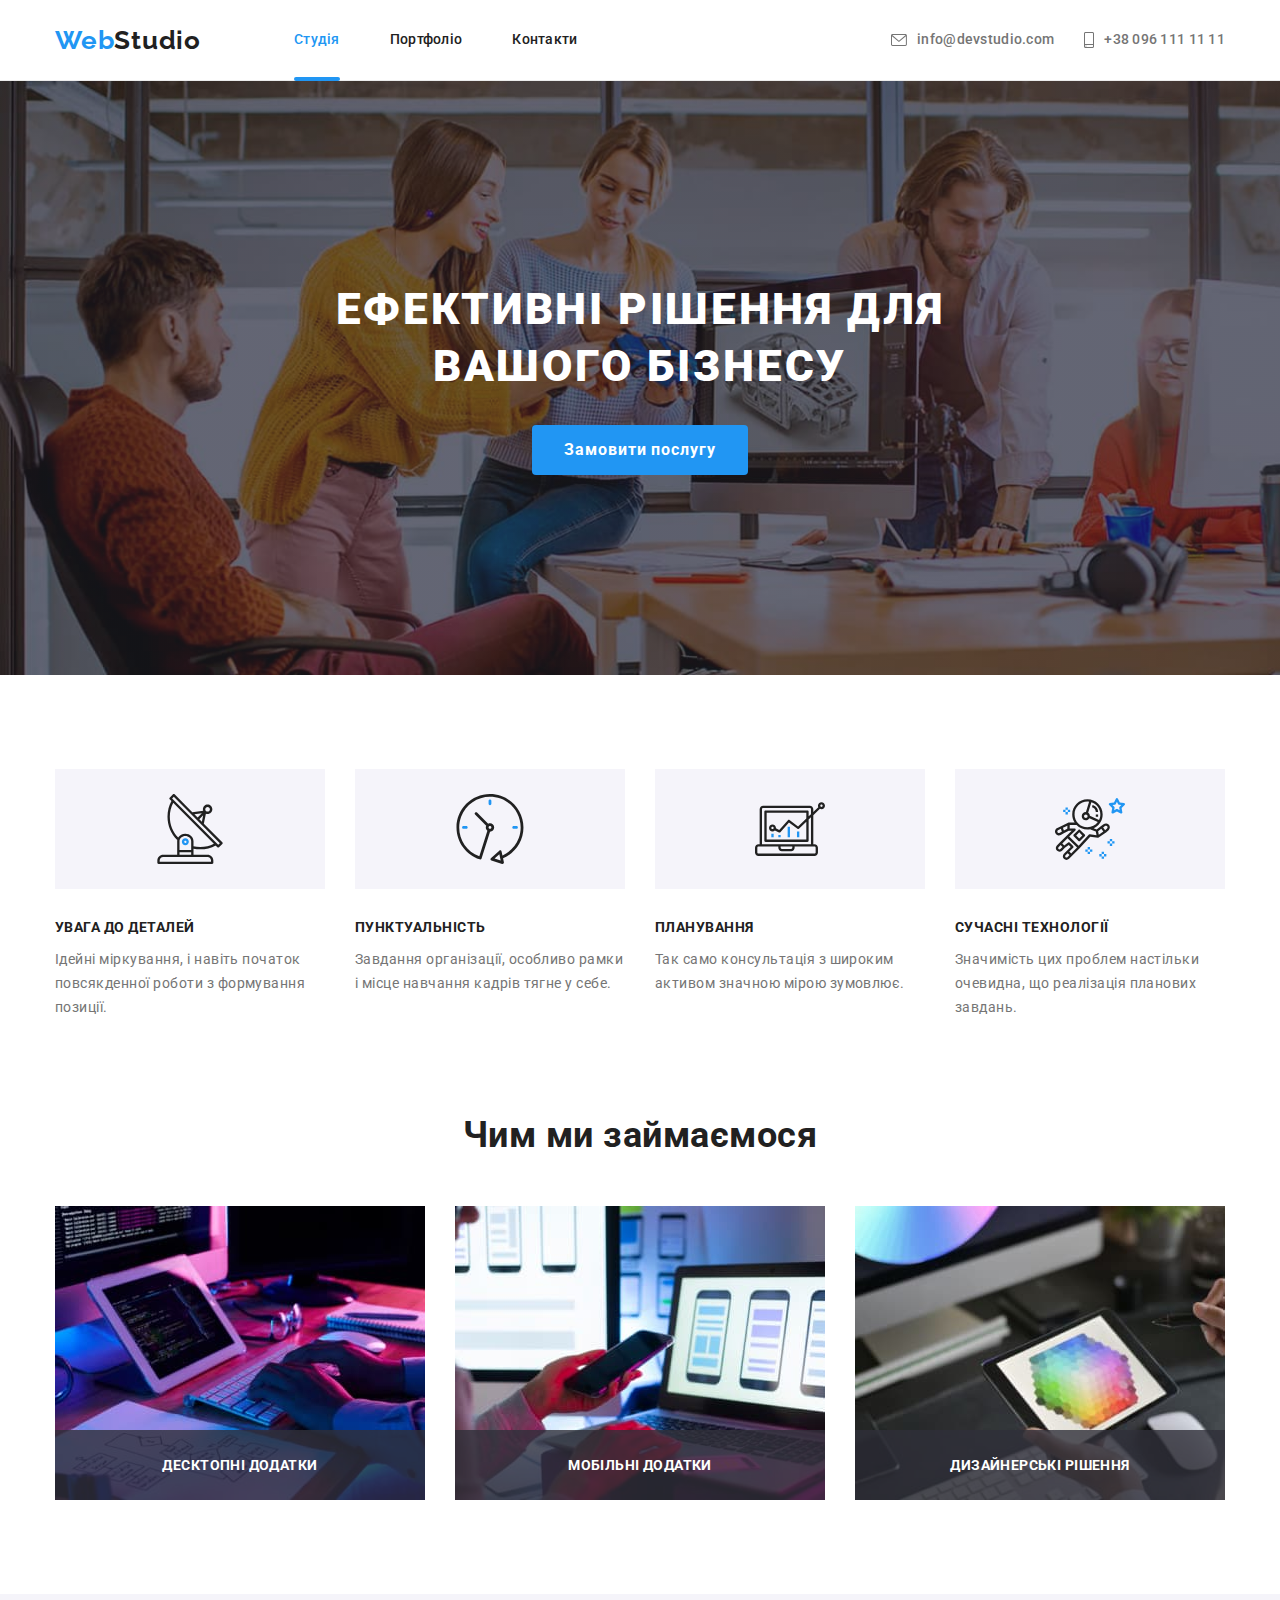
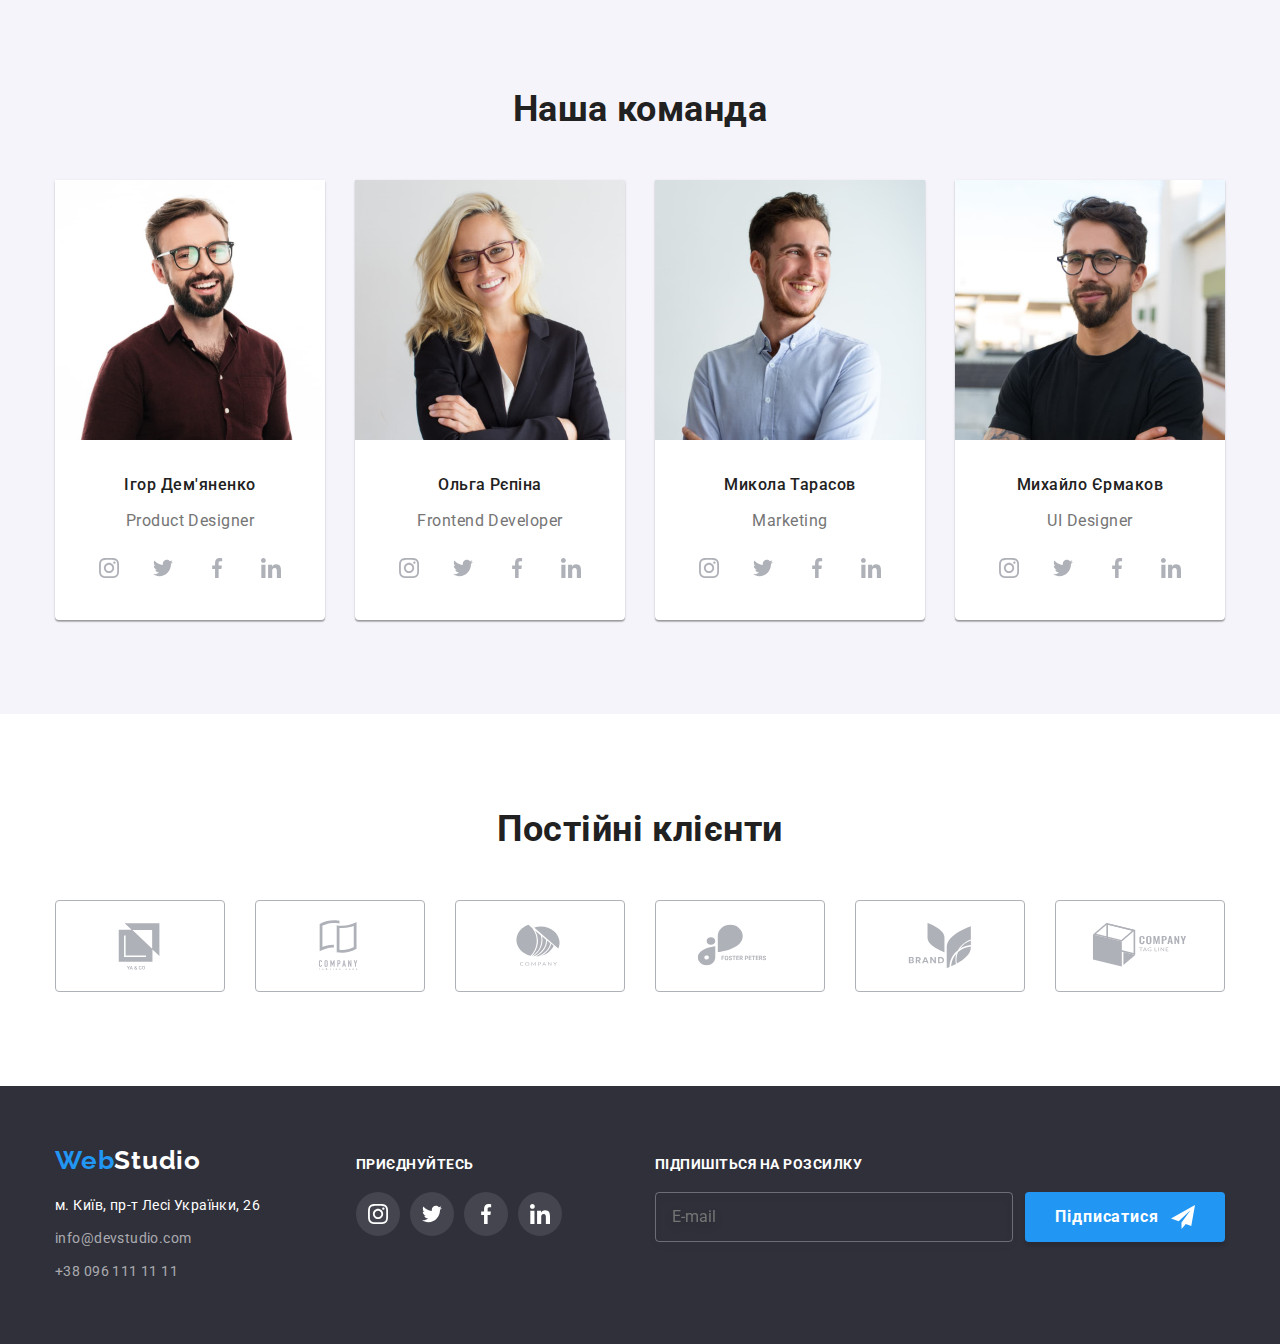
<file: index.html>
<!DOCTYPE html>
<html lang="uk">
<head>
    <meta charset="UTF-8">
    <meta http-equiv="X-UA-Compatible" content="IE=edge">
    <meta name="viewport" content="width=device-width, initial-scale=1.0">
    <title>Студія</title>
    <link 
    href="https://fonts.googleapis.com/css2?family=Raleway:wght@700&family=Roboto:wght@400;500;700;900&display=swap" 
    rel="stylesheet">
    <link
    rel="stylesheet"
    href="https://cdnjs.cloudflare.com/ajax/libs/modern-normalize/0.6.0/modern-normalize.min.css"/>
    <link rel="stylesheet" href="./css/styles.css"/>
</head>
<body>
    <header class="header">
        <div class="container">
            <nav class="main-nav">   
            <a href="./index.html" class="color-logo">Web<span class="logo">Studio</span></a>
            <ul class="site-nav list">
                <li class="item"><a href="./index.html" class="current link">Студія</a></li>
                <li class="item"><a href="./portfolio.html" class="link">Портфоліо</a></li>
                <li class="item"><a href="" class="link">Контакти</a></li>
            </ul>
            <ul class="contact-nav list">
                <li class="item">
                        <a href="mailto:info@devstudio.com" class="link">
                            <svg width="16" height="12"  class="contact-icon">
                            <use href="./images/sprite.svg#envelope"></use>
                        </svg>
                        info@devstudio.com</a>
                </li>
                <li class="item">
                    <a href="tel:+380961111111" class="link">
                    <svg width="10" height="16"  class="contact-icon">
                        <use href="./images/sprite.svg#phone"></use>
                    </svg>+38 096 111 11 11</a>
                </li>
                </ul>
            </nav>
        </div>
        
            
    </header>

    <main>
        <section class="hero section">
            <div class="container">
                <h1 class="hero-title">ЕФЕКТИВНІ РІШЕННЯ ДЛЯ<br> ВАШОГО БІЗНЕСУ</h1>
                <button type="button" class="hero-button" data-modal-open>Замовити послугу</button>
            </div>
           
        </section>
        
        
            
        <section class="section">
                <div class="container">
                <h2 class="visually-hidden">Наші переваги</h2>
                <ul class="feature-list list">
                    <li class="item">
                        <div class="feature-icon">
                            <svg width="70" height="70">
                                <use href="./images/sprite.svg#antenna"></use>
                            </svg></div>
                        <h3 class="feature-title">УВАГА ДО ДЕТАЛЕЙ</h3>

                        <p class="feature-descript">Ідейні міркування, і навіть початок повсякденної роботи з формування позиції.</p>
                    </li>
                    <li class="item">
                        <div class="feature-icon">
                            <svg width="70" height="70">
                                <use href="./images/sprite.svg#clock"></use>
                            </svg></div>
                        <h3 class="feature-title">ПУНКТУАЛЬНІСТЬ</h3>
                        <p class="feature-descript">Завдання організації, особливо рамки і місце навчання кадрів тягне у себе.</p>
                    </li>
                    <li class="item">
                        <div class="feature-icon">
                            <svg width="70" height="70">
                                <use href="./images/sprite.svg#diagram"></use>
                            </svg></div>
                        <h3 class="feature-title">ПЛАНУВАННЯ</h3>
                        <p class="feature-descript">Так само консультація з широким активом значною мірою зумовлює.</p>
                    </li>
                    <li class="item">
                        <div class="feature-icon">
                            <svg width="70" height="70">
                                <use href="./images/sprite.svg#astronaut"></use>
                            </svg></div>
                        <h3 class="feature-title">СУЧАСНІ ТЕХНОЛОГІЇ</h3>
                        <p class="feature-descript">Значимість цих проблем настільки очевидна, що реалізація планових завдань.</p>
                    </li>
                </ul>
            </div>
            </section>
            
            <section class="activity section">
                <div class="container">
                    <h2 class="section-title">Чим ми займаємося</h2>
                    <ul class="act-list list">
                        <li class="item">
                            <div class="act-wrapper">
                                <img class="act-item image" src="./images/img_1.jpg" alt="Десктопні додатки" width="370">
                                <p class="act-text">Десктопні додатки</p>
                            </div>
                            
                        </li>
                        <li class="item">
                            <img class="act-item image" src="./images/img_2.jpg" alt="Мобільні додатки" width="370">
                            <p class="act-text">Мобільні додатки</p>
                        </li>
                        <li class="item">
                            <img class="act-item image" src="./images/img_3.jpg" alt="Дизайнерські рішення" width="370">
                            <p class="act-text">Дизайнерські рішення</p>
                        </li>
                    </ul>  
                </div>
            </section>
    
            
        <section class="team section">
            <div class="container">
                <h2 class="section-title">Наша команда</h2>
                <ul class="member-card list">
                    <li class="item">
                        <img class="image" src="./images/team_1.jpg" alt="Ігор Дем'яненко" width="270">
                        <div class="team-member">
                            <h3 class="name">Ігор Дем'яненко</h3>
                            <p lang="en" class="position">Product Designer</p>
                        <ul class="team-socials list">
                            <li class="social-item">
                                <a href="" class="social-link">
                                    <svg viewBox="0 0 100 100" width="20" height="20" class="social-icon">
                                        <use href="./images/sprite.svg#instagram"></use>
                                    </svg>
                                </a>
                            </li>
                            <li class="social-item">
                                <a href="" class="social-link">
                                    <svg viewBox="0 0 100 100" width="20" height="20" class="social-icon">>
                                        <use href="./images/sprite.svg#twitter"></use>
                                    </svg>
                                </a>
                            </li>
                            <li class="social-item">
                                <a href="" class="social-link">
                                    <svg viewBox="0 0 100 100" width="20" height="20" class="social-icon">>
                                        <use href="./images/sprite.svg#facebook"></use>
                                    </svg>
                                </a>
                            </li>
                            <li class="social-item">
                                <a href="" class="social-link">
                                    <svg viewBox="0 0 100 100" width="20" height="20" class="social-icon">>
                                        <use href="./images/sprite.svg#linkedin"></use>
                                    </svg>
                                </a>
                            </li>
                        </ul>
                    </div>
                    </li>
                    <li class="item">
                        <img class="image" src="./images/team_2.jpg" alt="Ольга Рєпіна" width="270">
                        <div class="team-member">
                            <h3 class="name">Ольга Рєпіна</h3>
                            <p lang="en" class="position">Frontend Developer</p>
                        <ul class="team-socials list">
                            <li class="social-item">
                                <a href="" class="social-link">
                                    <svg viewBox="0 0 100 100" width="20" height="20" class="social-icon">
                                        <use href="./images/sprite.svg#instagram"></use>
                                    </svg>
                                </a>
                            </li>
                            <li class="social-item">
                                <a href="" class="social-link">
                                    <svg viewBox="0 0 100 100" width="20" height="20" class="social-icon">>
                                        <use href="./images/sprite.svg#twitter"></use>
                                    </svg>
                                </a>
                            </li>
                            <li class="social-item">
                                <a href="" class="social-link">
                                    <svg viewBox="0 0 100 100" width="20" height="20" class="social-icon">>
                                        <use href="./images/sprite.svg#facebook"></use>
                                    </svg>
                                </a>
                            </li>
                            <li class="social-item">
                                <a href="" class="social-link">
                                    <svg viewBox="0 0 100 100" width="20" height="20" class="social-icon">>
                                        <use href="./images/sprite.svg#linkedin"></use>
                                    </svg>
                                </a>
                            </li>
                        </ul>
                        </div>
                    </li>
                    <li class="item">
                        <img class="image" src="./images/team_3.jpg" alt="Микола Тарасов" width="270">
                        <div class="team-member">
                            <h3 class="name">Микола Тарасов</h3>
                            <p lang="en" class="position">Marketing</p>
                            <ul class="team-socials list">
                                <li class="social-item">
                                    <a href="" class="social-link">
                                        <svg 
                                        viewBox="0 0 100 100"
                                        width="20" 
                                        height="20" 
                                        class="social-icon">
                                            <use href="./images/sprite.svg#instagram"></use>
                                        </svg>
                                    </a>
                                </li>
                                <li class="social-item">
                                    <a href="" class="social-link">
                                        <svg 
                                        viewBox="0 0 100 100"
                                        width="20" 
                                        height="20"  
                                        class="social-icon">>
                                            <use href="./images/sprite.svg#twitter"></use>
                                        </svg>
                                    </a>
                                </li>
                                <li class="social-item">
                                    <a href="" class="social-link">
                                        <svg 
                                        viewBox="0 0 100 100"
                                        width="20" 
                                        height="20" 
                                        class="social-icon">>
                                            <use href="./images/sprite.svg#facebook"></use>
                                        </svg>
                                    </a>
                                </li>
                                <li class="social-item">
                                    <a href="" class="social-link">
                                        <svg 
                                        viewBox="0 0 100 100"
                                        width="20" 
                                        height="20" 
                                        class="social-icon">>
                                            <use href="./images/sprite.svg#linkedin"></use>
                                        </svg>
                                    </a>
                                </li>
                            </ul>
                        </div>
                    </li>
                    <li class="item">
                        <img class="image" src="./images/team_4.jpg" alt="Михайло Єрмаков" width="270">
                        <div class="team-member">
                            <h3 class="name">Михайло Єрмаков</h3>
                            <p lang="en" class="position">UI Designer</p>
                            <ul class="team-socials list">
                                <li class="social-item">
                                    <a href="" class="social-link">
                                        <svg viewBox="0 0 100 100" width="20" height="20" class="social-icon">
                                            <use href="./images/sprite.svg#instagram"></use>
                                        </svg>
                                    </a>
                                </li>
                                <li class="social-item">
                                    <a href="" class="social-link">
                                        <svg viewBox="0 0 100 100" width="20" height="20" class="social-icon">>
                                            <use href="./images/sprite.svg#twitter"></use>
                                        </svg>
                                    </a>
                                </li>
                                <li class="social-item">
                                    <a href="" class="social-link">
                                        <svg viewBox="0 0 100 100" width="20" height="20" class="social-icon">>
                                            <use href="./images/sprite.svg#facebook"></use>
                                        </svg>
                                    </a>
                                </li>
                                <li class="social-item">
                                    <a href="" class="social-link">
                                        <svg viewBox="0 0 100 100" width="20" height="20" class="social-icon">>
                                            <use href="./images/sprite.svg#linkedin"></use>
                                        </svg>
                                    </a>
                                </li>
                            </ul>
                        </div>
                    </li>
                </ul>
            </div>
        </section>

        <section class="section">
            <div class="container">
                <h2 class="section-title">Постійні клієнти</h2>
                <ul class="clients-list list">
                    <li class="client-item item">
                    <a href="" class="client-link">
                        <svg width="106" height="60" class="client-icon">
                            <use href="./images/sprite.svg#logo1"></use>
                        </svg></a>
                    </li>
                    <li class="client-item item">
                        <a href="" class="client-link">
                            <svg width="106" height="60" class="client-icon">
                                <use href="./images/sprite.svg#logo2"></use>
                            </svg></a>
                    </li>
                <li class="client-item item">
                    <a href="" class="client-link">
                        <svg width="106" height="60" class="client-icon">
                                <use href="./images/sprite.svg#logo3"></use>
                            </svg>
                    </a>
                    </li>
                    <li class="client-item item">
                        <a href="" class="client-link">
                            <svg width="106" height="60" class="client-icon">
                                <use href="./images/sprite.svg#logo4"></use>
                            </svg></a>
                    </li>
                    <li class="client-item item">
                        <a href="" class="client-link">
                            <svg width="106" height="60" class="client-icon">
                                <use href="./images/sprite.svg#logo5"></use>
                            </svg></a>
                    </li>
                    <li class="client-item item">
                        <a href="" class="client-link">
                            <svg width="106" height="60" class="client-icon">
                                <use href="./images/sprite.svg#logo6"></use>
                            </svg></a>
                    </li>
                </ul>
            </div>
        </section> 
        
    </main>
    <footer class="footer section">
        <div class="container footer-divs">
            <div class="adress-nav">
                <a class="color-logo" href="./index.html">Web<span class="logo">Studio</span></a>
                <address>
                    <ul class="address list">
                        <li class="item"><a href="https://goo.gl/maps/V483SEhrjxkJ5N256" target="_blank"
                                rel="noopener noreferrer nofollow" class="maps link">м. Київ, пр-т Лесі Українки, 26</a>
                        </li>
                        <li class="item"><a href="mailto:info@devstudio.com" class="link">info@devstudio.com</a></li>
                        <li class="item"><a href="tel:+380961111111" class="link">+38 096 111 11 11</a></li>
                    </ul>
                </address>
            </div>
            <div class="footer-nav join">
                <p class="join-title feature-title">Приєднуйтесь</p>
                <ul class="join-list list">
                    <li class="join-item">
                        <a href="" class="join-link link">
                            <svg viewBox="0 0 100 100" width="20" height="20" class="join-icon">
                                <use href="./images/sprite.svg#instagram"></use>
                            </svg>
                        </a>
                    </li>
                    <li class="join join-item">
                        <a href="" class="join-link link">
                            <svg viewBox="0 0 100 100" width="20" height="20" class="join-icon">>
                                <use href="./images/sprite.svg#twitter"></use>
                            </svg>
                        </a>
                    </li>
                    <li class="join join-item">
                        <a href="" class="join-link link">
                            <svg viewBox="0 0 100 100" width="20" height="20" class="join-icon">>
                                <use href="./images/sprite.svg#facebook"></use>
                            </svg>
                        </a>
                    </li>
                    <li class="join join-item">
                        <a href="" class="join-link link">
                            <svg viewBox="0 0 100 100" width="20" height="20" class="join-icon">
                                <use href="./images/sprite.svg#linkedin"></use>
                            </svg>
                        </a>
                    </li>
                </ul>
            </div>
            <div class="mail-sub">
                <p class="join-title feature-title">Підпишіться на розсилку</p>
                <div class="mail-links">
                    <input type="email" name="user-mail" class="mail-input" id="user-email" placeholder="E-mail">
                    <a href="" class="mail-link link">Підписатися
                        <svg width="24" height="24" class="mail-icon">>
                            <use href="./images/sprite.svg#send"></use>
                        </svg>
                    </a>
                </div>
            </div>
        </div>
        <div class="backdrop is-hidden" data-modal>
            <div class="modal">
                <p class="modal-title">Залиште свої дані, ми вам передзвонимо</p>
                <form class="modal-form">
                    <label for="user-name" class="form-title">Ім'я</label>
                    <div class="input-wrapper icon">
                        <input type="text" name="user-name" class="modal-input" id="user-name" placeholder=" " />
                        <svg class="modal-icon" width="18" height="18">
                            <use href="./images/sprite.svg#person"></use>
                        </svg>
                    </div>
                    <label for="user-tel" class="form-title">Телефон</label>
                    <div class="input-wrapper icon">
                        <input type="tel" name="user-tel" class="modal-input" id="user-tel" placeholder="" />
                        <svg class="modal-icon" width="18" height="18">
                            <use href="./images/sprite.svg#phone2"></use>
                        </svg>
                    </div>
                    <label for="user-mail" class="form-title">Пошта</label>
                    <div class="input-wrapper icon">
                        <input type="email" name="user-mail" class="modal-input" id="user-mail" placeholder="" />
                        <svg class="modal-icon" width="18" height="18">
                            <use href="./images/sprite.svg#email"></use>
                        </svg>
                    </div>
        
                    <label for="comment" class="form-title">Коментар</label>
                    <div class="input-wrapper">
                        <textarea name="comment" class="modal-input" id="comment" placeholder="Введіть текст"></textarea>
                    </div>
                    <label class="check-wrapper">
                        <input class="checkbox" type="checkbox" name="policy" id="policy" />
                        <svg class="check-icon" width="18" height="18">
                            <use href="./images/sprite.svg#checked"></use>
                        </svg>
                        <span class="label">Погоджуюся з розсилкою та приймаю <a href=" " class="policy-link">Умови  договору</a></span>
                    </label>
        
                    <button class="send-button" type="submit">Відправити</button>
        
                </form>
        
                <button class="close-button" data-modal-close>
                    <svg width="11" height="11">
                        <use href="./images/sprite.svg#close"></use>
                    </svg>
                </button>
            </div>
        </div>
    </footer>
    <script src="./js/modal.js"></script>
    
</body>
</html>
</file>
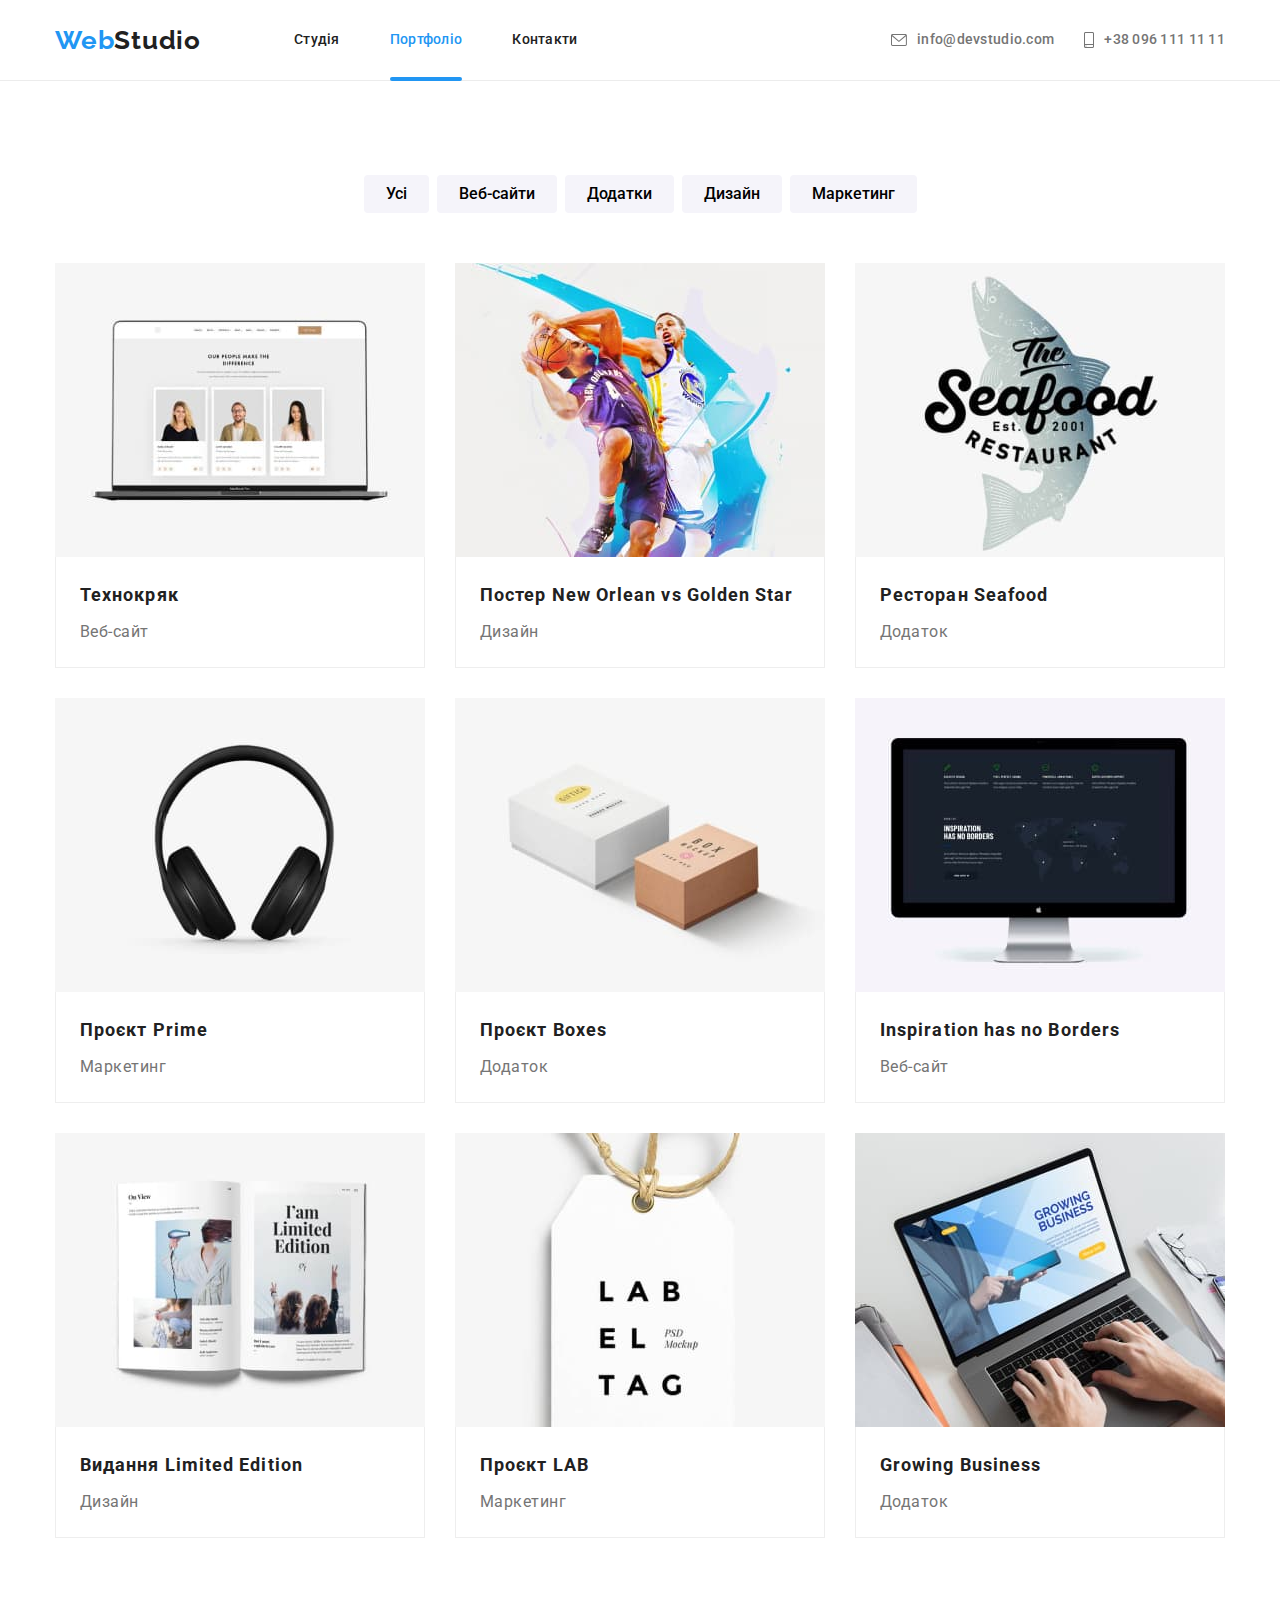
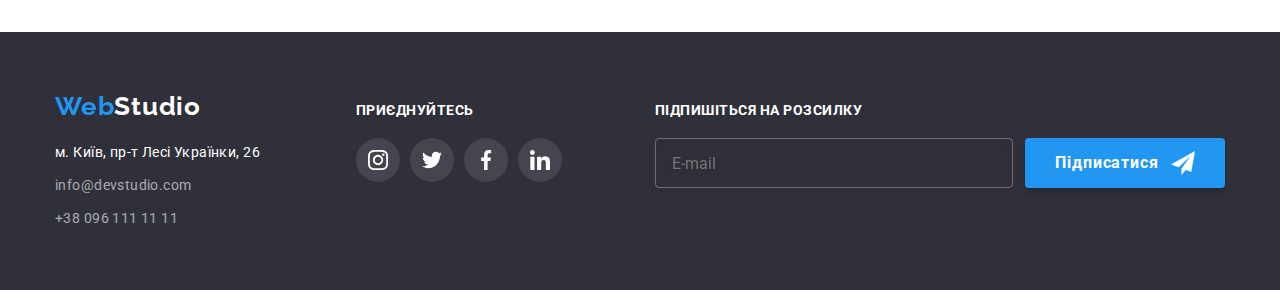
<file: portfolio.html>
<!DOCTYPE html>
<html lang="uk">

<head>
    <meta charset="UTF-8">
    <meta http-equiv="X-UA-Compatible" content="IE=edge">
    <meta name="viewport" content="width=device-width, initial-scale=1.0">
    <title>Студія</title>
    <link
        href="https://fonts.googleapis.com/css2?family=Raleway:wght@700&family=Roboto:wght@400;500;700;900&display=swap"
        rel="stylesheet">
    <link rel="stylesheet"
        href="https://cdnjs.cloudflare.com/ajax/libs/modern-normalize/0.6.0/modern-normalize.min.css" />
    <link rel="stylesheet" href="./css/styles.css"/>
</head>

<body>
    <header class="header">
        <div class="container">
            <nav class="main-nav">
                <a href="./index.html" class="color-logo">Web<span class="logo">Studio</span></a>
                <ul class="site-nav list">
                    <li class="item"><a href="./index.html" class="link">Студія</a></li>
                    <li class="item"><a href="./portfolio.html" class="current link">Портфоліо</a></li>
                    <li class="item"><a href="" class="link">Контакти</a></li>
                </ul>
                <ul class="contact-nav list">
                    <li class="item">
                        <a href="mailto:info@devstudio.com" class="link">
                            <svg width="16" height="12" class="contact-icon">
                                <use href="./images/sprite.svg#envelope"></use>
                            </svg>
                            info@devstudio.com</a>
                    </li>
                    <li class="item">
                        <a href="tel:+380961111111" class="link">
                            <svg width="10" height="16" class="contact-icon">
                                <use href="./images/sprite.svg#phone"></use>
                            </svg>+38 096 111 11 11</a>
                    </li>
                </ul>
            </nav>
        </div>
    </header>

    <main>
        <section class="section">
            <div class="container">
                <h1 class="visually-hidden">Портфоліо</h1>
                <ul class="portfolio-nav list">
                    <li class="filter-buttons">
                        <button type="button" class="btn">Усі</button>
                    </li>
                    <li class="filter-buttons">
                        <button type="button" class="btn">Веб-сайти</button>
                    </li>
                    <li class="filter-buttons">
                        <button type="button" class="btn">Додатки</button>
                    </li>
                    <li class="filter-buttons">
                        <button type="button" class="btn">Дизайн</button>
                    </li>
                    <li class="filter-buttons">
                        <button type="button" class="btn">Маркетинг</button>
                    </li>
                </ul>
                
                <ul class="flex-container projects list">
                    <li class="flex-item">
                        <a href="" class="flex-link link">
                            <div class="flex-thumb">
                                <img class="image" src="./images/project-1.jpg" alt="Технокряк" width="370">
                                <p class="text-overlay">Ресурс пропонує комплексні пропозиції з різним рівнем функціоналу та сервісів. Все це дозволить
                                    відвідувачу отримати
                                    вичерпні відомості про компанію чи приватну особу.</p>
                            </div>
                            <div class="project-names">
                                <h3 class="title">Технокряк</h3>
                                <p class="title-description">Веб-сайт</p>
                            </div>
                        </a>
                            
                    </li>
                    <li class="flex-item">
                        <a href="" class="flex-link link">
                            <div class="flex-thumb">
                                <img class="image" src="./images/project-2.jpg" alt="Постер" width="370">
                                <p class="text-overlay">Ресурс пропонує комплексні пропозиції з різним рівнем функціоналу та сервісів. Все це дозволить відвідувачу отримати 
                                    вичерпні відомості про компанію чи приватну особу.</p>
                            </div>
                            <div class="project-names">
                                <h3 class="title">Постер New Orlean vs Golden Star</h3>
                                <p class="title-description">Дизайн</p>
                            </div>
                        </a>
                            
                    </li>
                    <li class="flex-item">
                        <a href="" class="flex-link link">
                            <div class="flex-thumb">
                                <img class="image" src="./images/project-3.jpg" alt="ресторан" width="370">
                                <p class="text-overlay">Ресурс пропонує комплексні пропозиції з різним рівнем функціоналу та сервісів. Все це дозволить відвідувачу отримати
                                вичерпні відомості про компанію чи приватну особу.</p>
                            </div>
                            <div class="project-names">
                                <h3 class="title">Ресторан Seafood</h3>
                                <p class="title-description">Додаток</p>
                                </div>
                        </a>
                        
                    </li>
                    <li class="flex-item">
                        <a href="" class="flex-link link">
                            <div class="flex-thumb">
                                <img class="image" src="./images/project-4.jpg" alt="проект" width="370">
                                <p class="text-overlay">Ресурс пропонує комплексні пропозиції з різним рівнем функціоналу та сервісів. Все це дозволить
                                відвідувачу отримати вичерпні відомості про компанію чи приватну особу.</p>
                            </div>
                            <div class="project-names">
                                <h3 class="title">Проєкт Prime</h3>
                                <p class="title-description">Маркетинг</p>
                            </div>
                        </a>
                    </li>
                    <li class="flex-item">
                        <a href="" class="flex-link link">
                            <div class="flex-thumb">
                                <img class="image" src="./images/project-5.jpg" alt="коробки" width="370">
                                <p class="text-overlay">Ресурс пропонує комплексні пропозиції з різним рівнем функціоналу та сервісів. Все це дозволить
                                    відвідувачу отримати
                                    вичерпні відомості про компанію чи приватну особу.</p>
                            </div>
                            <div class="project-names">
                                <h3 class="title">Проєкт Boxes</h3>
                                <p class="title-description">Додаток</p>
                            </div>
                        </a>
                        
                    </li>
                    <li class="flex-item">
                        <a href="" class="flex-link link">
                            <div class="flex-thumb">
                                <img class="image" src="./images/project-6.jpg" alt="веб-сайт" width="370">
                                <p class="text-overlay">Ресурс пропонує комплексні пропозиції з різним рівнем функціоналу та сервісів. Все це дозволить
                                    відвідувачу отримати
                                    вичерпні відомості про компанію чи приватну особу.</p>
                            </div>
                            <div class="project-names">
                                <h3 class="title">Inspiration has no Borders</h3>
                                <p class="title-description">Веб-сайт</p>
                            </div>
                        </a>
                        
                    </li>
                    <li class="flex-item">
                        <a href="" class="flex-link link">
                            <div class="flex-thumb">
                                <img class="image" src="./images/project-7.jpg" alt="поліграфія" width="370">
                                <p class="text-overlay">Ресурс пропонує комплексні пропозиції з різним рівнем функціоналу та сервісів. Все це дозволить
                                    відвідувачу отримати
                                    вичерпні відомості про компанію чи приватну особу.</p>
                            </div>
                            <div class="project-names">
                                <h3 class="title">Видання Limited Edition</h3>
                                <p class="title-description">Дизайн</p>
                            </div>
                        </a>
                    </li>
                    <li class="flex-item">
                        <a href="" class="flex-link link">
                            <div class="flex-thumb">
                                <img class="image" src="./images/project-8.jpg" alt="рекламні матеріали" width="370">
                                <p class="text-overlay">Ресурс пропонує комплексні пропозиції з різним рівнем функціоналу та сервісів. Все це дозволить
                                    відвідувачу отримати
                                    вичерпні відомості про компанію чи приватну особу.</p>
                            </div>
                            <div class="project-names">
                                <h3 class="title">Проєкт LAB</h3>
                                <p class="title-description">Маркетинг</p>
                            </div>
                        </a>
                        
                    </li>
                    <li class="flex-item">
                        <a href="" class="flex-link link">
                            <div class="flex-thumb">
                                <img class="image" src="./images/project-9.jpg" alt="додаток" width="370">
                                <p class="text-overlay">Ресурс пропонує комплексні пропозиції з різним рівнем функціоналу та сервісів. Все це дозволить
                                    відвідувачу отримати
                                    вичерпні відомості про компанію чи приватну особу.</p>
                            </div>
                            <div class="project-names">
                                <h3 class="title">Growing Business</h3>
                                <p class="title-description">Додаток</p>
                            </div>
                        </a>    
                    </li>
                </ul>
            </div>
        </section>
    </main>

    <footer class="footer section">
        <div class="container footer-divs">
            <div class="adress-nav">
                <a class="color-logo" href="./index.html">Web<span class="logo">Studio</span></a>
                <address>
                    <ul class="address list">
                        <li class="item"><a href="https://goo.gl/maps/V483SEhrjxkJ5N256" target="_blank"
                                rel="noopener noreferrer nofollow" class="maps link">м. Київ, пр-т Лесі Українки, 26</a>
                        </li>
                        <li class="item"><a href="mailto:info@devstudio.com" class="link">info@devstudio.com</a></li>
                        <li class="item"><a href="tel:+380961111111" class="link">+38 096 111 11 11</a></li>
                    </ul>
                </address>
            </div>
            <div class="footer-nav join">
                <p class="join-title feature-title">Приєднуйтесь</p>
                <ul class="join-list list">
                    <li class="join-item">
                        <a href="" class="join-link link">
                            <svg viewBox="0 0 100 100" width="20" height="20" class="join-icon">
                                <use href="./images/sprite.svg#instagram"></use>
                            </svg>
                        </a>
                    </li>
                    <li class="join join-item">
                        <a href="" class="join-link link">
                            <svg viewBox="0 0 100 100" width="20" height="20" class="join-icon">>
                                <use href="./images/sprite.svg#twitter"></use>
                            </svg>
                        </a>
                    </li>
                    <li class="join join-item">
                        <a href="" class="join-link link">
                            <svg viewBox="0 0 100 100" width="20" height="20" class="join-icon">>
                                <use href="./images/sprite.svg#facebook"></use>
                            </svg>
                        </a>
                    </li>
                    <li class="join join-item">
                        <a href="" class="join-link link">
                            <svg viewBox="0 0 100 100" width="20" height="20" class="join-icon">
                                <use href="./images/sprite.svg#linkedin"></use>
                            </svg>
                        </a>
                    </li>
                </ul>
            </div>
            <div class="mail-sub">
                <p class="join-title feature-title">Підпишіться на розсилку</p>
                <div class="mail-links">
                    <input type="email" name="user-mail" class="mail-input" id="user-mail" placeholder="E-mail">
                    <a href="" class="mail-link link"> Підписатися
                        <svg width="24" height="24" class="mail-icon">>
                            <use href="./images/sprite.svg#send"></use>
                        </svg>
                    </a>
                </div>
            </div>
        </div>
    </footer>
    <script src="./js/modal.js"></script>
    </body>
    
    </html>
</file>
<file: css/styles.css>
:root {
    --primary-text-color: #212121;
    --secondary-text-color: #757575;
    --accent-color: #2196F3;
    --accent-color-active: #188CE8;
    --primary-white-color: #FFFFFF;
    --light-gray-color: #F5F4FA;
    --dark-gray-color:  #2F303A;
    --white-color-60transp: #FFFFFF99; 
    --social-icons-grey: #afb1b8; 
}

body {
        font-family: Roboto, sans-serif;
        font-weight: 400;
        background-color: var(--primary-white-color);
        color: var(--primary-text-color);
        letter-spacing: 0.03em;
        font-style: normal;
        text-decoration: none; 
}

svg {
    transition: fill 250ms cubic-bezier(0.4, 0, 0.2, 1);
}

.image {
    display: block;
    width: 100%;
}

.visually-hidden {
    position: absolute;
    white-space: nowrap;
    width: 1px;
    height: 1px;
    overflow: hidden;
    border: 0;
    padding: 0;
    clip: rect(0 0 0 0);
    clip-path: inset(50%);
    margin: -1px;
}

.list {
    list-style: none;
    text-decoration: none;
    padding: 0;
    margin: 0;
}

h1,
h2,
h3,
h4,
h5,
h6,
p {
    margin-top: 0;
    margin-bottom: 0;
}

.container {
    margin-left: auto;
    margin-right: auto;
    width: 1200px;
    padding: 0 15px;
}

.section {
    padding-top: 94px;
    padding-bottom: 94px
}

.logo,
.color-logo {
    color: var(--primary-text-color);
    font-family: 'Raleway', sans-serif;
    font-weight: 700;
    font-style: normal;
    font-size: 26px;
    line-height: 1.1;
    text-decoration: none;
    letter-spacing: 0.03em;

}

.color-logo {
    color: var(--accent-color)
}

.footer .logo {
    color: var(--primary-white-color)
}

.main-nav {
    display: flex;
    align-items: center;
    justify-content: start;
}


.header {
    border-bottom: 1px solid #ECECEC;
}

.site-nav .link {
    display: block;
    padding-top: 32px;
    padding-bottom: 32px;

    color: var(--primary-text-color);
    font-weight: 500;
    font-size: 14px;
    line-height: 1.14;
    letter-spacing: 0.02em;
    text-decoration: none; 
    position: relative;
    transition: color 250ms cubic-bezier(0.4, 0, 0.2, 1);
}


.site-nav {
    display: flex;
    margin-left: 93px;
}

.site-nav .item:not(:first-child) {
    margin-left: 50px;
}

.contact-nav {
    display: flex;
    margin-left: auto;
    align-items: center;
    gap: 30px;

}
.contact-icon {
    fill: var(--secondary-text-color);
    align-items: center;
    justify-content: center;
    transition: fill 250ms cubic-bezier(0.4, 0, 0.2, 1);
}


.contact-nav .link + .link {
    margin-left: 50px;
}

.contact-nav .link {
    display: flex;
    color: var(--secondary-text-color);
    text-decoration: none;
    font-weight: 500;
    font-size: 14px;
    line-height: 1.14;
    letter-spacing: 0.02em;
    align-items: center;
    gap: 10px;
    transition: color 250ms cubic-bezier(0.4, 0, 0.2, 1);
    
}


.address .link:hover,
.address .link:focus,
.site-nav .link:hover,
.site-nav .link:focus,
.site-nav .link.current,
.contact-nav .link:hover,
.contact-nav .link:focus {
  color: var(--accent-color);
}

.site-nav .link.current::after {
    content: "";
    position: absolute;
    left: 0;
    bottom: -1px;
    display: block;
    width: 100%;
    height: 4px;
    background-color: currentColor;
    border-radius: 2px;
}

.backdrop {
    position: fixed;
    top: 0;
    left: 0;
    width: 100%;
    height: 100%;
    background-color: rgba(0, 0, 0, 0.2);
    opacity: 1;
    transition: opacity 250ms cubic-bezier(0.4, 0, 0.2, 1), 
                visibility 250ms cubic-bezier(0.4, 0, 0.2, 1); 
}

.is-hidden {
    visibility: hidden;
    opacity: 0;
    pointer-events: none;
}


.modal {
    position: absolute;
    top: 50%;
    left: 50%;
    width: 528px;
    border-radius: 4px;
    background-color: var(--primary-white-color);
    transform: translate(-50%, -50%) scale(1);
    transition: transform 250ms cubic-bezier(0.4, 0, 0.2, 1);
    padding: 40px;
}

.input-wrapper {
    position: relative;    
    display: flex; 
    margin-bottom: 10px;
}
.modal-form {
    display: flex;
    flex-direction: column;
    text-align: start;
}

.modal-input {
    font-size: 12px;
    width: 100%;
    height: 40px;
    border: 1px solid rgba(33, 33, 33, 0.2);
    border-radius: 4px;
    padding-left: 42px;
   
    transition: border 250ms cubic-bezier(0.4, 0, 0.2, 1);
}

.modal-icon {
    position: absolute;
    top: 50%;
    transform: translateY(-50%);
    left: 12px;
    transition: fill 250ms cubic-bezier(0.4, 0, 0.2, 1);
}

.modal-input:focus + .modal-icon {
    fill: var(--accent-color);
}

.modal-input:last-child {
    margin-bottom: 20px;
    height: 120px;
    padding: 12px 16px;

}



.modal-input:focus {
    border: 1px solid var(--accent-color);
    outline: none;
}

textarea {
    resize: none;
    font-size: 12px;
}

.modal-input::placeholder {
    font-size: 12px;
    line-height: 1.166;
    letter-spacing: 0.01em;
    color: rgba(117, 117, 117, 0.5);

}


.checkbox {
    position: absolute;
    width: 1px;
    height: 1px;
    margin: -1px;
    border: 0;
    padding: 0;
    clip: rect(0 0 0 0);
    overflow: hidden;
    align-items: center;
    justify-content: center;
    
}
.policy-link {
    position: relative;
    text-decoration: none;
    color: var(--accent-color);
}

.policy-link::before {
    content: "";
    position: absolute;
    left: 0;
    bottom: 1px;
    display: block;
    width: 100%;
    height: 1px;
    background-color: currentColor;

}

.policy-link:focus {
    outline: none;
}

.check-wrapper {
    display: inline-block;
    cursor: pointer;
    display: flex;
    align-items: center;
    margin-bottom: 30px;
    padding-left: 15px;
    font-size: 14px;
    line-height: 1.71;
    letter-spacing: 0.03em;
    color: var(--secondary-text-color);
    transition: box-shadow 250ms cubic-bezier(0.4, 0, 0.2, 1)
 
}
     
.check-wrapper:focus {
    outline: none;
   
}
    

.check-icon {
    display: inline-block;
    margin-right: 8px;
    width: 16px;
    height: 15px;
    fill: var(--primary-white-color);
    border: 2px solid var(--primary-text-color);
    border-radius: 2px;
    transition: background-color 250ms cubic-bezier(0.4, 0, 0.2, 1),
                fill 250ms cubic-bezier(0.4, 0, 0.2, 1),
                border-color 250ms cubic-bezier(0.4, 0, 0.2, 1);
}

.checkbox:checked + .check-icon {
    background-color: var(--accent-color);
    fill: var(--primary-white-color);
    border-color: var(--accent-color);
}

.checkbox:focus + .check-icon {
    border-color: var(--accent-color);
}

.form-title {
    justify-content: start;
    color: var(--secondary-text-color);
    font-size: 12px;
    line-height: 1.166;
    letter-spacing: 0.01em;
    margin-bottom: 4px;
}

.form-field {
    margin-bottom: 30px;
}

.backdrop.is-hidden .modal {
    transform: translate(-50%, -50%) scale(0);
}

.close-button {
    position: absolute;
    top: 11px;
    right: 11px;
    background-color: var(--primary-white-color);
    width: 30px;
    height: 30px;
    border: 1px solid rgba(0, 0, 0, 0.1);;
    border-radius: 50%;
    cursor: pointer;
    display: flex;
    align-items: center;
    justify-content: center;
}

.close-button:hover svg,
.close-button:focus svg {
    fill: var(--accent-color);
}

.close-button:focus {
    outline: none;
}
.send-button {
    margin-left: auto;
    margin-right: auto;
    width: 200px;
    height: 50px;
    color: var(--primary-white-color);
    background: var(--accent-color);
    box-shadow: 0px 4px 4px rgba(0, 0, 0, 0.15);
    border-radius: 4px;
    border-color: transparent;
    font-weight: 700;
    font-size: 16px;
    line-height: 1.88;
    align-items: center;
    text-align: center;
    letter-spacing: 0.06em;
    transition: background-color 250ms cubic-bezier(0.4, 0, 0.2, 1);
    cursor: pointer;
}

.send-button:hover,
.send-button:focus {
    background-color: var(--accent-color-active);
    outline: none;
}

.modal-title {
    font-weight: 700;
    font-style: normal;
    font-size: 20px;
    line-height: 1.15;
    text-align: center;
    letter-spacing: 0.03em;
    margin-bottom: 12px;
}

.contact-nav .link:hover svg,
.contact-nav .link:focus svg {
    fill: currentColor;
}


.hero {
    max-width: 1600px;
    background-color: var(--dark-gray-color);
    background-image: linear-gradient(rgba(47, 48, 58, 0.4),rgba(47, 48, 58, 0.4)),
                                       url(../images/background.jpg);
    background-size: cover;
    background-repeat: no-repeat;
    text-align: center;
    padding-bottom: 200px;
    padding-top: 200px;
    margin: 0 auto;
}

.hero-title { 
    color: var(--primary-white-color);
    font-weight: 900;
    font-size: 44px;
    line-height: 1.3;
    letter-spacing: 0.06em;
    margin-bottom: 30px;
}

.hero-button {
    padding: 10px 32px;
    min-width: 216px;
    font-family: inherit;
    color: var(--primary-white-color);
    background-color: var(--accent-color);
    font-weight: 700;
    font-size: 16px;
    line-height: 1.88;
    letter-spacing: 0.06em; 
    border-radius: 4px;
    cursor: pointer;
    border: 0;
    transition: background-color 250ms cubic-bezier(0.4, 0, 0.2, 1);
}   


.hero-button:hover,
.hero-button:active {
    background-color: var(--accent-color-active);
}

.feature-list {
    display: flex;
}

.feature-icon {
    display: flex;
    height: 120px;
    align-items: center;
    justify-content: center;
    background-color: var(--light-gray-color);
    margin-bottom: 30px;
}

.feature-list .item {
    width: calc((100% - 90px) / 4);
    margin-right: 30px;
    
}
.feature-list .item:last-child {
    margin-right: 0px;
}

.feature-title {
    font-weight: 700;
    font-style: normal;
    font-size: 14px;
    line-height: 1.1428;
    margin-bottom: 13px;
    text-transform: uppercase;
}
   
.feature-descript {
    color: var(--secondary-text-color);
    font-size: 14px;
    line-height: 1.71;
}

.team .name {
    font-weight: 500;
    font-size: 16px;
    line-height: 1.9;
}

.section-title {
    font-weight: 700;
    font-size: 36px;
    line-height: 1.1666;
    text-align: center;
    margin-bottom: 50px;
}

.activity {
    align-items: center;
    margin-left: auto;
    margin-right: auto;
}

 .section.activity {
     padding-top: 0;
 }

.activity .section-title {
    margin-bottom: 50px;
    padding-top: 0;
}

.act-list {
    display: flex;
    flex-wrap: wrap;
}

.act-list .item {
    margin-right: 30px;
    position: relative;
}

.act-list .item:last-child {
    margin-right: 0;
}

.act-text {
    font-size: 14px;
    font-weight: 700;
    line-height: 16px;
    letter-spacing: 0.03em;
    text-align: center;
    position: absolute;
    bottom: 0;
    width: 100%;
    background-color: rgba(47, 48, 58, 0.8);
    color: var(--primary-white-color);
    padding-top: 27px;
    padding-bottom: 27px;
    text-transform: uppercase;
}

.team {
    background-color: var(--light-gray-color);
    margin-left: auto;
    margin-right: auto;  
}

.team .position {
    color: var(--secondary-text-color);
    font-size: 16px;
    line-height: 1.187;
    margin-bottom: 16px;
}

.team-member {
    padding-top: 30px;
    padding-bottom: 30px;
}

.name {
    margin-bottom: 10px;
}

.member-card {
    display: flex;
    justify-content: center;
}

.member-card .item {
    width: calc((100% - 90px) / 4);
    margin-right: 30px;
    display: inline-block;
    background-color: var(--primary-white-color);
    border-radius: 0px 0px 4px 4px;
    text-align: center;
    box-shadow: 0px 1px 3px rgba(0, 0, 0, 0.12),
                0px 1px 1px rgba(0, 0, 0, 0.14),
                0px 2px 1px rgba(0, 0, 0, 0.2);
}

.member-card .item:last-child {
    margin-right: 0;
}

.team-socials {
    display: flex;
    justify-content: center;
}

.social-item {
    align-items: center;
}

.social-item:not(:first-child) {
    margin-left: 10px;
}

.social-link {
    width: 44px;
    height: 44px;
    background: var(--primary-white-color);
    border-radius: 50%;
    display: flex;
    align-items: center;
    justify-content: center;
    transition: background-color 250ms cubic-bezier(0.4, 0, 0.2, 1);
}

.social-icon {
    fill: var(--social-icons-grey);
    transition: fill 250ms cubic-bezier(0.4, 0, 0.2, 1);
}

.social-link:hover,
.social-link:focus {
    background-color: var(--accent-color);
}

.social-link:hover svg,
.social-link:focus svg {
    fill: var(--primary-white-color)
}

.clients-list {
    display: flex;

}

.client-item {
    width: calc((100% - 150px) / 6);
    height: 92px;
    justify-content: center;
    display: flex;
    align-items: center;
    background-color: var(--primary-white-color);

}
.client-item:not(:first-child){
    margin-left: 30px;
}

.client-link {
    display: flex;
    width: 100%;
    height: 100%;
    align-items: center;
    justify-content: center;
    border: 1px solid var(--social-icons-grey);
    border-radius: 4px;
    transition: border-color 250ms cubic-bezier(0.4, 0, 0.2, 1);
}

.client-icon {
    fill: var(--social-icons-grey);
    display: flex;
    align-items: center;
    justify-content: center;
    transition: fill 250ms cubic-bezier(0.4, 0, 0.2, 1);

}

.client-link:hover svg,
.client-link:focus svg {
    fill: var(--accent-color);
}
.client-link:hover,
.client-link:focus {
    border-color: var(--accent-color);
}

.filter-buttons {
    margin-right: 8px;   
}

.btn {
    display: inline-block;
    font-family: 'Roboto', sans-serif;
    background-color: var(--light-gray-color);
    font-weight: 500;
    font-size: 16px;
    line-height: 1.62;
    text-align: center;
    cursor: pointer;
    padding: 6px 22px;
    border-radius: 4px;
    border: 0;
    transition: color 250ms cubic-bezier(0.4, 0, 0.2, 1),
                background-color 250ms  cubic-bezier(0.4, 0, 0.2, 1),
                box-shadow 250ms cubic-bezier(0.4, 0, 0.2, 1);
}

.btn:hover,
.btn:focus {
    color: var(--primary-white-color);
    background-color: var(--accent-color);
    box-shadow: 0px 3px 1px rgba(0, 0, 0, 0.1),
                0px 1px 2px rgba(0, 0, 0, 0.08),
                0px 2px 2px rgba(0, 0, 0, 0.12);
 }

.filter-buttons:last-child {
    margin-right: 0;
}

.title-description {
    font-size: 16px;
    line-height: 1.88;
    color: var(--secondary-text-color);
}


.project-names .title {
    font-weight: 700;
    font-size: 18px;
    line-height: 2;
    letter-spacing: 0.06em;
    margin-bottom: 4px;
    color: var(--primary-text-color);
}

.footer {
    background-color: var(--dark-gray-color); 
    padding-top: 60px;
    padding-bottom: 60px;
    display: flex;
}

.address .link {
    display: inline-block;
    font-style: normal;
    color:var(--white-color-60transp);
    font-weight: 400;
    font-size: 14px;
    line-height: 1.71;
    text-decoration: none;
    letter-spacing: 0.03em;
    transition: color 250ms cubic-bezier(0.4, 0, 0.2, 1);
}


.portfolio-nav {
    display: flex;
    align-items: center;
    justify-content: center;
    margin-bottom: 50px;
}
         

.flex-container {
    display: flex;
    flex-wrap: wrap;
}
 
.flex-link {
    display: block;
    text-decoration: none;
    transition: box-shadow 250ms cubic-bezier(0.4, 0, 0.2, 1);
}
.project-names {
    padding-top: 20px;
    padding-bottom: 20px;
    padding-left: 24px;
    padding-right: 24px;
    border: 1px solid rgba(238, 238, 238, 1);
    border-top: 0;
}


.flex-container .flex-item {
    width: calc((100% - 60px) / 3);
    margin-right: 30px;
    margin-bottom: 30px;
}

 
.flex-container .flex-item:nth-child(3n){
    margin-right: 0;
}

.flex-container .flex-item:nth-last-child(-n + 3) {
    margin-bottom: 0;
}

.flex-link:hover,
.flex-link:focus {
    box-shadow: 0px 1px 1px rgba(0, 0, 0, 0.12),
                0px 4px 4px rgba(0, 0, 0, 0.06),
                1px 4px 6px rgba(0, 0, 0, 0.16);
}

.flex-thumb {
    position: relative;
    overflow: hidden;
}

.text-overlay {
    color: var(--primary-white-color);
    font-weight: 400;
    font-size: 18px;
    line-height: 1.55;
    letter-spacing: 0.03em;
    padding: 63px 24px;
    position: absolute;
    bottom: 0;
    left: 0;
    width: 100%;
    height: 100%;
    background-color: rgba(33, 150, 243, 0.9);

    transform: translateY(100%);
    opacity: 0;
    transition: transform 250ms cubic-bezier(0.4, 0, 0.2, 1), opacity 250ms cubic-bezier(0.4, 0, 0.2, 1);
}

.flex-link:hover .text-overlay {
    transform: translateY(0);
    opacity: 1;
}

.footer .color-logo {
    display: inline-block;
    margin-bottom: 20px;
}
.footer-nav {
    display: inline-block;
}

.adress-nav {
    margin-right: 70px;
    width: 231px;
}

.address .maps {
    font-style: normal;
    color: var(--primary-white-color);
    text-decoration: none;
    font-style: normal;
    font-weight: 400;
    font-size: 14px;
    line-height: 1.71;
    letter-spacing: 0.03em;
}

.address .item:not(:last-child) {
    margin-bottom: 9px;
}

.footer-divs {
    display: flex;
    align-items: baseline;
    justify-content: end;
    max-width: 1200px;
    width: 100%;
}

.join-title {
    display: flex;
    margin-bottom: 20px;
    align-items: center;
    justify-content: start;
    color: var(--primary-white-color);
}

.join-link {
    width: 100%;
    height: 100%;
    background: rgba(255, 255, 255, 0.1);
    border-radius: 50%;
    display: flex;
    align-items: center;
    justify-content: center;
    transition: 250ms background-color cubic-bezier(0.4, 0, 0.2, 1);
}

.join-item {
    width: calc((100% - 30) / 4);
    width: 44px;
    height: 44px;
}

.join-icon {
    fill: var(--primary-white-color);
}

.join-link:hover,
.join-link:focus {
    background-color: var(--accent-color);
}


.join-list {
    display: flex;
    justify-content: center;
    align-items: center;
    grid-template: 10px;

}

.join-item:not(:first-child) {
    margin-left: 10px;
}

.mail-sub {
    display: flex;
    display: inline-block;
    margin-left: auto;
    align-items: end;
}

.mail-links {
    display: flex;
    margin-left: auto;
    align-items: center;
    gap: 12px;
    
}

.mail-input {
    display: flex;
    width: 358px;
    height: 50px;
    border: 1px solid rgba(255, 255, 255, 0.3);
    filter: drop-shadow(0px 4px 4px rgba(0, 0, 0, 0.15));
    border-radius: 4px;
    background-color: transparent;
    padding-left: 16px;
    color: var(--white-color-60transp);
}

.mail-input:focus {
    border: 1px solid rgba(255, 255, 255, 0.3);
    outline: none;
}

.mail-link {
    display: flex;
    width: 200px;
    height: 50px;
    font-style: normal;
    font-weight: 700;
    font-size: 16px;
    line-height: 30px;
    color: var(--primary-white-color);
    text-decoration: none;
    letter-spacing: 0.06em;
    align-items: center;
    justify-content: center;
    gap: 12px;
    background-color: var(--accent-color);
    box-shadow: 0px 4px 4px rgba(0, 0, 0, 0.15);
    border-radius: 4px;
    transition: background-color 250ms cubic-bezier(0.4, 0, 0.2, 1);
}

.mail-link:hover,
.mail-link:focus {
    background-color: var(--accent-color-active);

}


.mail-icon {
    fill: var(--primary-white-color);
    align-items: center;
    justify-content: center;
    transition: fill 250ms cubic-bezier(0.4, 0, 0.2, 1);
}
</file>
